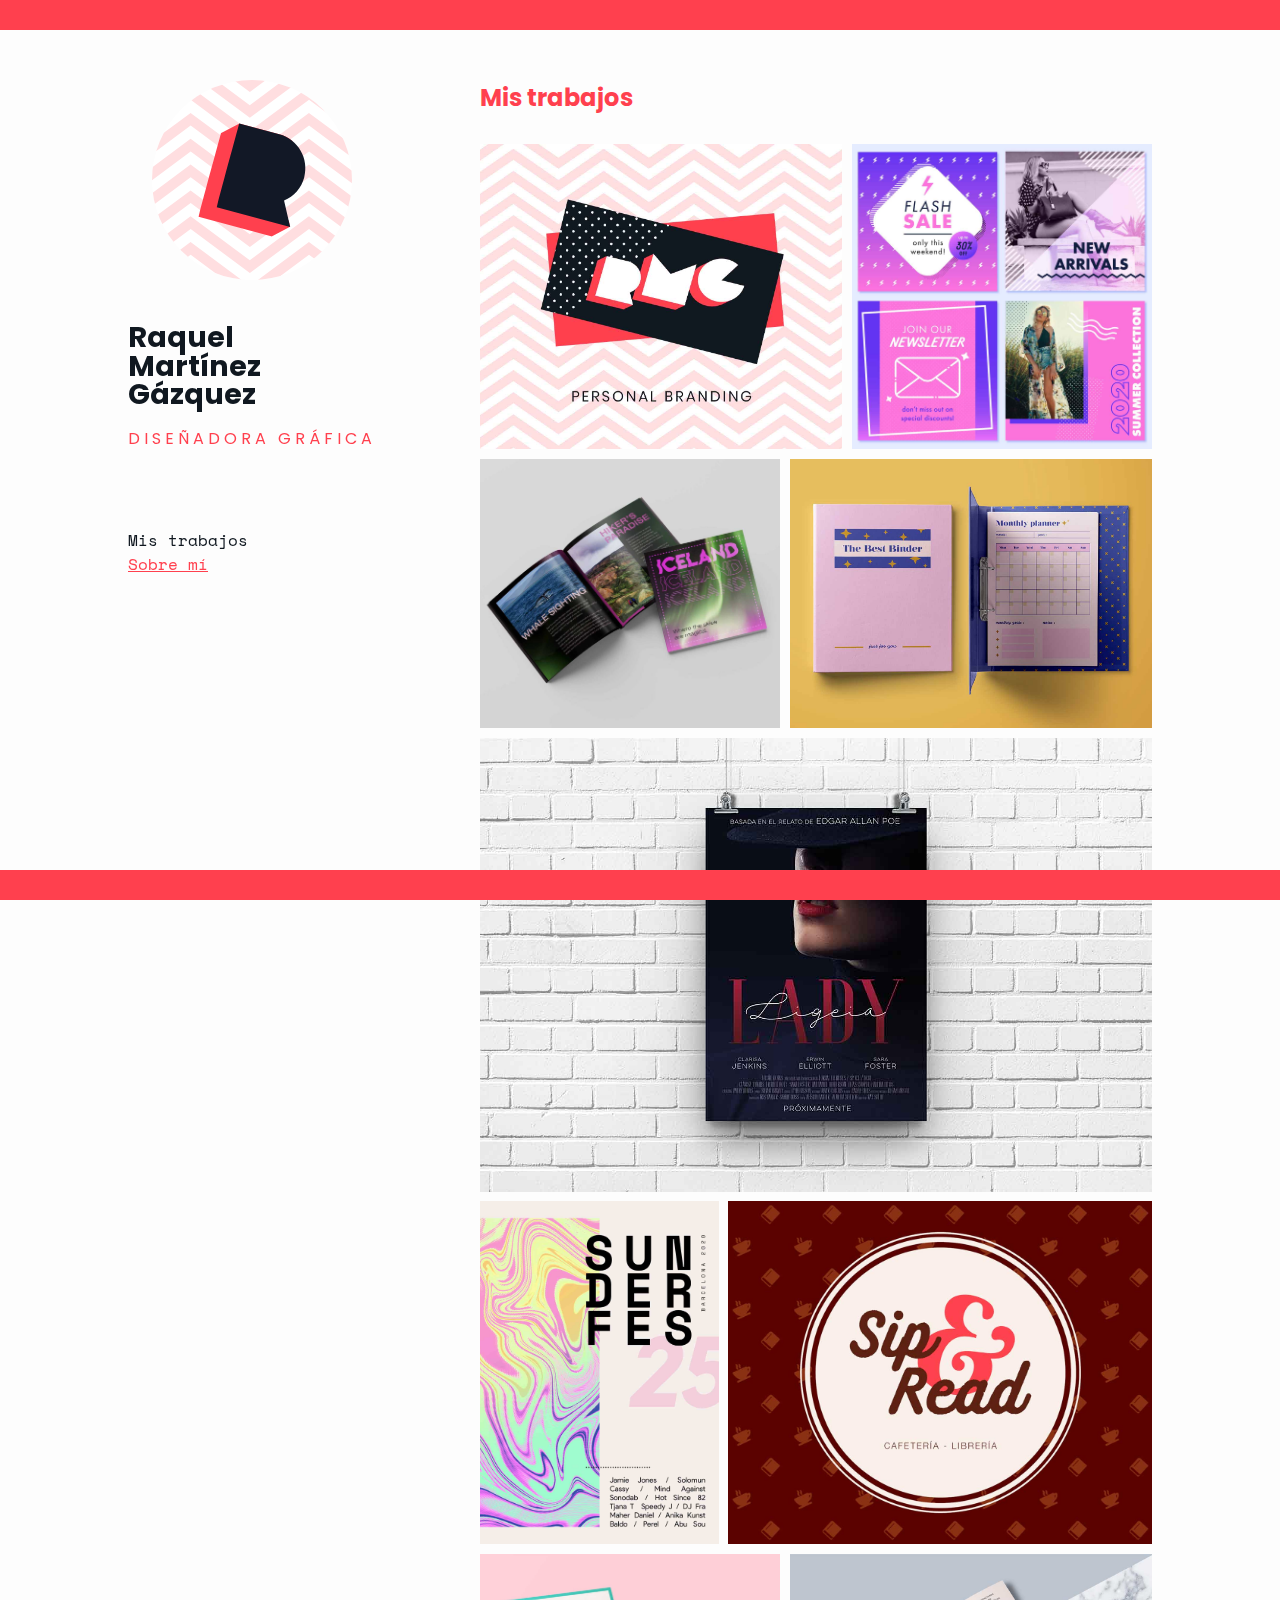
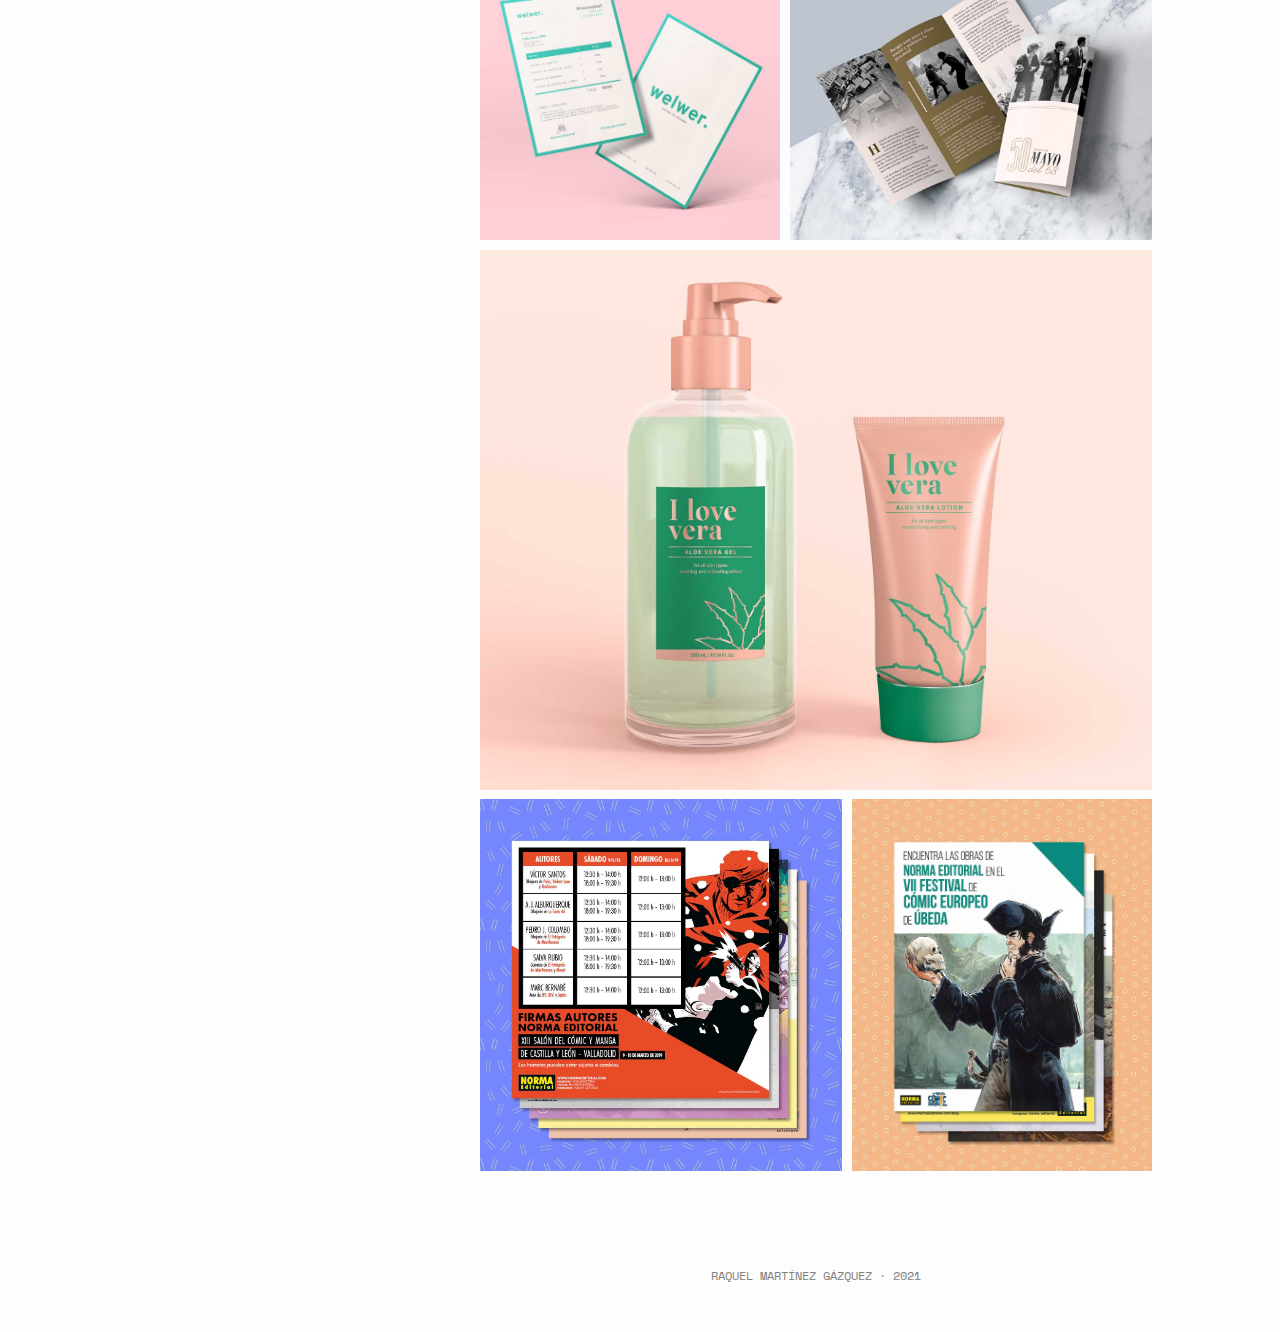
<file: index.html>
<!DOCTYPE html>
<html lang="es">

<head>
  <meta charset="UTF-8" />
  <meta name="viewport" content="width=device-width, initial-scale=1.0" />
  <title>Raquel Martínez Gázquez</title>
  <meta name="robots" content="noindex" />
  <meta name="theme-color" content="#ff404e" />
  <link rel="stylesheet" href="css/main.css" />
  <link href="https://fonts.googleapis.com/css2?family=Poppins:wght@400;700&family=Space+Mono&display=swap"
    rel="stylesheet" />
  <link rel="icon" type="image/png" sizes="32x32" href="img/favicon-32x32.png">
  <link rel="icon" type="image/png" sizes="16x16" href="img/favicon-16x16.png">

</head>

<body>

  <div class="red-bar--top"></div>

  <div class="container-wrapper">
    <div class="container">

      <!----- HEADER/SIDEBAR ----->

      <div class="header">
        <a href="index.html"><img class="header__icon" src="img/icon.svg" alt=""></a>
        <h1 class="header__title">Raquel Martínez Gázquez</h1>
        <h3 class="header__subtitle">Diseñadora gráfica</h3>
      </div>

      <nav class="nav">
        <ul class="nav__menu">
          <li class="nav__active">Mis trabajos</li>
          <a href="sobre-mi.html">
            <li>Sobre mí</li>
          </a>
        </ul>
      </nav>

      <!----- MAIN ----->

      <div class="main">
        <section>
          <h2 class="main__title">Mis trabajos</h2>

          <!----- GALLERY ----->

          <div class="gallery">

            <!----- GALLERY ITEM 1 ----->

            <figure class="gallery__item gallery__item--1">
              <img class="gallery__img" src="img/thumb/thumb-item1-1280w.jpg" alt="">
              <figcaption class="gallery__caption">Identidad personal</figcaption>
            </figure>

            <div class="gallery__modal">
              <img src="img/icon-close.svg" tabindex="0" alt="" class="gallery__modal__icon-close">

              <div class="gallery__modal__content">

                <div class="gallery__modal__text">
                  <h1>Identidad personal</h1>
                  <p>Uno de nuestros primeros trabajos en el CFGS para familiarizarnos con Illustrator fue diseñar
                    nuestra tarjeta de visita. Como me gustó el resultado de la mía, a la hora de crear mi identidad un
                    par de años más tarde decidí basarla en ella (tras hacer varias modificaciones al diseño que
                    presenté en su momento).</p>
                </div>

                <div class="gallery__modal__pics">
                  <a href="img/projects/item1-1-1136w.jpg" target="_blank"><img class="gallery__modal__img"
                      src="img/projects/item1-1-1136w.jpg" alt=""></a>
                  <a href="img/projects/item1-2-1136w.jpg" target="_blank"><img class="gallery__modal__img"
                      src="img/projects/item1-2-1136w.jpg" alt=""></a>
                  <a href="img/projects/item1-3-1136w.jpg" target="_blank"><img class="gallery__modal__img"
                      src="img/projects/item1-3-1136w.jpg" alt=""></a>
                  <a href="img/projects/item1-4-1136w.jpg" target="_blank"><img class="gallery__modal__img"
                      src="img/projects/item1-4-1136w.jpg" alt=""></a>
                  <a href="img/projects/item1-5-1136w.jpg" target="_blank"><img class="gallery__modal__img"
                      src="img/projects/item1-5-1136w.jpg" alt=""></a>
                  <a href="img/projects/item1-6-1136w.jpg" target="_blank"><img class="gallery__modal__img"
                      src="img/projects/item1-6-1136w.jpg" alt=""></a>
                  <a href="img/projects/item1-7-1136w.jpg" target="_blank"><img class="gallery__modal__img"
                      src="img/projects/item1-7-1136w.jpg" alt=""></a>
                </div>

              </div>
            </div>

            <!----- GALLERY ITEM 2 ----->

            <figure class="gallery__item gallery__item--2">
              <img class="gallery__img" src="img/thumb/thumb-item2-1280w.jpg" alt="">
              <figcaption class="gallery__caption">Gráficas RRSS</figcaption>
            </figure>

            <div class="gallery__modal">
              <img src="img/icon-close.svg" tabindex="0" alt="" class="gallery__modal__icon-close">

              <div class="gallery__modal__content">

                <div class="gallery__modal__text">
                  <h1>Gráficas RRSS</h1>
                  <p>Un set de gráficas para las RRSS de una marca ficticia de ropa.</p>
                </div>

                <div class="gallery__modal__pics">
                  <a href="img/projects/item2-1-1136w.jpg" target="_blank"><img class="gallery__modal__img"
                      src="img/projects/item2-1-1136w.jpg" alt=""></a>
                  <a href="img/projects/item2-2-1136w.jpg" target="_blank"><img class="gallery__modal__img"
                      src="img/projects/item2-2-1136w.jpg" alt=""></a>
                  <a href="img/projects/item2-3-1136w.jpg" target="_blank"><img class="gallery__modal__img"
                      src="img/projects/item2-3-1136w.jpg" alt=""></a>
                  <a href="img/projects/item2-4-1136w.jpg" target="_blank"><img class="gallery__modal__img"
                      src="img/projects/item2-4-1136w.jpg" alt=""></a>
                </div>

              </div>
            </div>

            <!----- GALLERY ITEM 3 ----->

            <figure class="gallery__item gallery__item--3">
              <img class="gallery__img" src="img/thumb/thumb-item3-1280w.jpg" alt="">
              <figcaption class="gallery__caption">Booklet Islandia</figcaption>
            </figure>

            <div class="gallery__modal">
              <img src="img/icon-close.svg" tabindex="0" alt="" class="gallery__modal__icon-close">

              <div class="gallery__modal__content">

                <div class="gallery__modal__text">
                  <h1>Booklet Islandia</h1>
                  <p>Proyecto escolar en el que teníamos que practicar el uso de retículas en maquetación.</p>
                </div>

                <div class="gallery__modal__pics">
                  <a href="img/projects/item3-1-1136w.jpg" target="_blank"><img class="gallery__modal__img"
                      src="img/projects/item3-1-1136w.jpg" alt=""></a>
                  <a href="img/projects/item3-2-1136w.jpg" target="_blank"><img class="gallery__modal__img"
                      src="img/projects/item3-2-1136w.jpg" alt=""></a>
                  <a href="img/projects/item3-3-1136w.jpg" target="_blank"><img class="gallery__modal__img"
                      src="img/projects/item3-3-1136w.jpg" alt=""></a>
                  <a href="img/projects/item3-4-1136w.jpg" target="_blank"><img class="gallery__modal__img"
                      src="img/projects/item3-4-1136w.jpg" alt=""></a>
                  <a href="img/projects/item3-5-1136w.jpg" target="_blank"><img class="gallery__modal__img"
                      src="img/projects/item3-5-1136w.jpg" alt=""></a>
                </div>

              </div>
            </div>

            <!----- GALLERY ITEM 4 ----->

            <figure class="gallery__item gallery__item--4">
              <img class="gallery__img" src="img/thumb/thumb-item4-1280w.jpg" alt="">
              <figcaption class="gallery__caption">The Best Binder</figcaption>
            </figure>

            <div class="gallery__modal">
              <img src="img/icon-close.svg" tabindex="0" alt="" class="gallery__modal__icon-close">

              <div class="gallery__modal__content">

                <div class="gallery__modal__text">
                  <h1>The Best Binder</h1>
                  <p>Diseño de una portada de binder, guardas y hoja interior con un planner mensual.</p>
                </div>

                <div class="gallery__modal__pics">
                  <a href="img/projects/item4-1-1136w.jpg" target="_blank"><img class="gallery__modal__img"
                      src="img/projects/item4-1-1136w.jpg" alt=""></a>
                  <a href="img/projects/item4-2-1136w.jpg" target="_blank"><img class="gallery__modal__img"
                      src="img/projects/item4-2-1136w.jpg" alt=""></a>
                  <a href="img/projects/item4-3-1136w.jpg" target="_blank"><img class="gallery__modal__img"
                      src="img/projects/item4-3-1136w.jpg" alt=""></a>
                  <a href="img/projects/item4-4-1136w.jpg" target="_blank"><img class="gallery__modal__img"
                      src="img/projects/item4-4-1136w.jpg" alt=""></a>
                </div>

              </div>
            </div>

            <!----- GALLERY ITEM 5 ----->

            <figure class="gallery__item gallery__item--5">
              <img class="gallery__img" src="img/thumb/thumb-item5-1280w.jpg" alt="">
              <figcaption class="gallery__caption">Cartel Lady Ligeia</figcaption>
            </figure>

            <div class="gallery__modal">
              <img src="img/icon-close.svg" tabindex="0" alt="" class="gallery__modal__icon-close">

              <div class="gallery__modal__content">

                <div class="gallery__modal__text">
                  <h1>Cartel Lady Ligeia</h1>
                  <p>Cartel para una película basada en la obra <em>Lady Ligeia</em> de Edgar Allan Poe. Proyecto
                    escolar.</p>
                </div>

                <div class="gallery__modal__pics">
                  <a href="img/projects/item5-1-1136w.jpg" target="_blank"><img class="gallery__modal__img"
                      src="img/projects/item5-1-1136w.jpg" alt=""></a>
                  <a href="img/projects/item5-2-1136w.jpg" target="_blank"><img class="gallery__modal__img"
                      src="img/projects/item5-2-1136w.jpg" alt=""></a>
                </div>

              </div>
            </div>

            <!----- GALLERY ITEM 6 ----->

            <figure class="gallery__item gallery__item--6">
              <img class="gallery__img" src="img/thumb/thumb-item6-1280w.jpg" alt="">
              <figcaption class="gallery__caption">Carteles varios</figcaption>
            </figure>

            <div class="gallery__modal">
              <img src="img/icon-close.svg" tabindex="0" alt="" class="gallery__modal__icon-close">

              <div class="gallery__modal__content">

                <div class="gallery__modal__text">
                  <h1>Carteles varios</h1>
                  <p>Tras aprender cómo hacer una textura de mármol líquido en Photoshop, quise hacer unos pocos
                    carteles poniéndolo en práctica.</p>
                </div>

                <div class="gallery__modal__pics">
                  <a href="img/projects/item6-1-1136w.jpg" target="_blank"><img class="gallery__modal__img"
                      src="img/projects/item6-1-1136w.jpg" alt=""></a>
                  <a href="img/projects/item6-2-1136w.jpg" target="_blank"><img class="gallery__modal__img"
                      src="img/projects/item6-2-1136w.jpg" alt=""></a>
                  <a href="img/projects/item6-3-1136w.jpg" target="_blank"><img class="gallery__modal__img"
                      src="img/projects/item6-3-1136w.jpg" alt=""></a>
                  <a href="img/projects/item6-4-1136w.jpg" target="_blank"><img class="gallery__modal__img"
                      src="img/projects/item6-4-1136w.jpg" alt=""></a>
                  <a href="img/projects/item6-5-1136w.jpg" target="_blank"><img class="gallery__modal__img"
                      src="img/projects/item6-5-1136w.jpg" alt=""></a>
                </div>

              </div>
            </div>

            <!----- GALLERY ITEM 7 ----->

            <figure class="gallery__item gallery__item--7">
              <img class="gallery__img" src="img/thumb/thumb-item7-1280w.jpg" alt="">
              <figcaption class="gallery__caption">Catálogo Sip&Read</figcaption>
            </figure>

            <div class="gallery__modal">
              <img src="img/icon-close.svg" tabindex="0" alt="" class="gallery__modal__icon-close">

              <div class="gallery__modal__content">

                <div class="gallery__modal__text">
                  <h1>Catálogo Sip&Read</h1>
                  <p>Proyecto escolar en el que teníamos que crear un PDF interactivo. El mío consistió en un catálogo
                    para una cafetería-librería inventada.</p>
                </div>

                <div class="gallery__modal__pics">
                  <a href="img/projects/item7-1-1136w.jpg" target="_blank"><img class="gallery__modal__img"
                      src="img/projects/item7-1-1136w.jpg" alt=""></a>
                  <a href="img/projects/item7-2-1136w.jpg" target="_blank"><img class="gallery__modal__img"
                      src="img/projects/item7-2-1136w.jpg" alt=""></a>
                  <a href="img/projects/item7-3-1136w.jpg" target="_blank"><img class="gallery__modal__img"
                      src="img/projects/item7-3-1136w.jpg" alt=""></a>
                  <a href="img/projects/item7-4-1136w.jpg" target="_blank"><img class="gallery__modal__img"
                      src="img/projects/item7-4-1136w.jpg" alt=""></a>
                  <a href="img/projects/item7-5-1136w.jpg" target="_blank"><img class="gallery__modal__img"
                      src="img/projects/item7-5-1136w.jpg" alt=""></a>
                  <a href="img/projects/item7-6-1136w.jpg" target="_blank"><img class="gallery__modal__img"
                      src="img/projects/item7-6-1136w.jpg" alt=""></a>
                  <a href="img/projects/item7-7-1136w.jpg" target="_blank"><img class="gallery__modal__img"
                      src="img/projects/item7-7-1136w.jpg" alt=""></a>
                  <a href="img/projects/item7-8-1136w.jpg" target="_blank"><img class="gallery__modal__img"
                      src="img/projects/item7-8-1136w.jpg" alt=""></a>
                  <a href="img/projects/item7-9-1136w.jpg" target="_blank"><img class="gallery__modal__img"
                      src="img/projects/item7-9-1136w.jpg" alt=""></a>
                  <a href="img/projects/item7-10-1136w.jpg" target="_blank"><img class="gallery__modal__img"
                      src="img/projects/item7-10-1136w.jpg" alt=""></a>
                  <a href="img/projects/item7-11-1136w.jpg" target="_blank"><img class="gallery__modal__img"
                      src="img/projects/item7-11-1136w.jpg" alt=""></a>
                </div>

              </div>
            </div>

            <!----- GALLERY ITEM 8 ----->

            <figure class="gallery__item gallery__item--8">
              <img class="gallery__img" src="img/thumb/thumb-item8-1280w.jpg" alt="">
              <figcaption class="gallery__caption">Hoja de presupuesto</figcaption>
            </figure>

            <div class="gallery__modal">
              <img src="img/icon-close.svg" tabindex="0" alt="" class="gallery__modal__icon-close">

              <div class="gallery__modal__content">

                <div class="gallery__modal__text">
                  <h1>Hoja de presupuesto</h1>
                  <p>Diseño para una hoja de presupuesto. Proyecto escolar.</p>
                </div>

                <div class="gallery__modal__pics">
                  <a href="img/projects/item8-1-1136w.jpg" target="_blank"><img class="gallery__modal__img"
                      src="img/projects/item8-1-1136w.jpg" alt=""></a>
                  <a href="img/projects/item8-2-1136w.jpg" target="_blank"><img class="gallery__modal__img"
                      src="img/projects/item8-2-1136w.jpg" alt=""></a>
                  <a href="img/projects/item8-3-1136w.jpg" target="_blank"><img class="gallery__modal__img"
                      src="img/projects/item8-3-1136w.jpg" alt=""></a>
                </div>

              </div>
            </div>

            <!----- GALLERY ITEM 9 ----->

            <figure class="gallery__item gallery__item--9">
              <img class="gallery__img" src="img/thumb/thumb-item9-1280w.jpg" alt="">
              <figcaption class="gallery__caption">Tríptico 50 años de Mayo del 68</figcaption>
            </figure>

            <div class="gallery__modal">
              <img src="img/icon-close.svg" tabindex="0" alt="" class="gallery__modal__icon-close">

              <div class="gallery__modal__content">

                <div class="gallery__modal__text">
                  <h1>Tríptico 50 años de mayo del 68</h1>
                  <p>Un tríptico para una exposición commemorativa del 50º aniversario del Mayo del 68. Proyecto
                    escolar.</p>
                </div>

                <div class="gallery__modal__pics">
                  <a href="img/projects/item9-1-1136w.jpg" target="_blank"><img class="gallery__modal__img"
                      src="img/projects/item9-1-1136w.jpg" alt=""></a>
                  <a href="img/projects/item9-2-1136w.jpg" target="_blank"><img class="gallery__modal__img"
                      src="img/projects/item9-2-1136w.jpg" alt=""></a>
                  <a href="img/projects/item9-3-1136w.jpg" target="_blank"><img class="gallery__modal__img"
                      src="img/projects/item9-3-1136w.jpg" alt=""></a>
                  <a href="img/projects/item9-4-1136w.jpg" target="_blank"><img class="gallery__modal__img"
                      src="img/projects/item9-4-1136w.jpg" alt=""></a>
                </div>

              </div>
            </div>

            <!----- GALLERY ITEM 13* ----->

            <figure class="gallery__item gallery__item--13">
              <img class="gallery__img" src="img/thumb/thumb-item13-1560w.jpg" alt="">
              <figcaption class="gallery__caption">Packaging I love vera</figcaption>
            </figure>

            <div class="gallery__modal">
              <img src="img/icon-close.svg" tabindex="0" alt="" class="gallery__modal__icon-close">

              <div class="gallery__modal__content">

                <div class="gallery__modal__text">
                  <h1>Packaging I love vera</h1>
                  <p>Diseño de packaging para un gel y crema de aloe vera. Proyecto personal.</p>
                </div>

                <div class="gallery__modal__pics">
                  <a href="img/projects/item13-1-1136w.jpg" target="_blank"><img class="gallery__modal__img"
                      src="img/projects/item13-1-1136w.jpg" alt=""></a>
                  <a href="img/projects/item13-2-1136w.jpg" target="_blank"><img class="gallery__modal__img"
                      src="img/projects/item13-2-1136w.jpg" alt=""></a>
                </div>

              </div>
            </div>

            <!----- GALLERY ITEM 10 ----->

            <figure class="gallery__item gallery__item--10">
              <img class="gallery__img" src="img/thumb/thumb-item10-1280w.jpg" alt="">
              <figcaption class="gallery__caption">Gráficas Norma Editorial</figcaption>
            </figure>

            <div class="gallery__modal">
              <img src="img/icon-close.svg" tabindex="0" alt="" class="gallery__modal__icon-close">

              <div class="gallery__modal__content">

                <div class="gallery__modal__text">
                  <h1>Gráficas Norma Editorial</h1>
                  <p>Recopilación de gráficas realizadas en Norma Editorial.</p>
                </div>

                <div class="gallery__modal__pics">
                  <a href="img/projects/item10-1-1136w.jpg" target="_blank"><img class="gallery__modal__img"
                      src="img/projects/item10-1-1136w.jpg" alt=""></a>
                  <a href="img/projects/item10-2-1136w.jpg" target="_blank"><img class="gallery__modal__img"
                      src="img/projects/item10-2-1136w.jpg" alt=""></a>
                  <a href="img/projects/item10-3-1136w.jpg" target="_blank"><img class="gallery__modal__img"
                      src="img/projects/item10-3-1136w.jpg" alt=""></a>
                  <a href="img/projects/item10-4-1136w.jpg" target="_blank"><img class="gallery__modal__img"
                      src="img/projects/item10-4-1136w.jpg" alt=""></a>
                  <a href="img/projects/item10-5-1136w.jpg" target="_blank"><img class="gallery__modal__img"
                      src="img/projects/item10-5-1136w.jpg" alt=""></a>
                  <a href="img/projects/item10-10-1136w.jpg" target="_blank"><img class="gallery__modal__img"
                      src="img/projects/item10-10-1136w.jpg" alt=""></a>
                  <a href="img/projects/item10-6-1136w.jpg" target="_blank"><img class="gallery__modal__img"
                      src="img/projects/item10-6-1136w.jpg" alt=""></a>
                  <a href="img/projects/item10-7-1136w.jpg" target="_blank"><img class="gallery__modal__img"
                      src="img/projects/item10-7-1136w.jpg" alt=""></a>
                  <a href="img/projects/item10-8-1136w.jpg" target="_blank"><img class="gallery__modal__img"
                      src="img/projects/item10-8-1136w.jpg" alt=""></a>
                  <a href="img/projects/item10-9-1136w.jpg" target="_blank"><img class="gallery__modal__img"
                      src="img/projects/item10-9-1136w.jpg" alt=""></a>
                </div>

              </div>
            </div>

            <!----- GALLERY ITEM 11 ----->

            <figure class="gallery__item gallery__item--11">
              <img class="gallery__img" src="img/thumb/thumb-item11-1280w.jpg" alt="">
              <figcaption class="gallery__caption">Carteles Norma Editorial</figcaption>
            </figure>

            <div class="gallery__modal">
              <img src="img/icon-close.svg" tabindex="0" alt="" class="gallery__modal__icon-close">

              <div class="gallery__modal__content">

                <div class="gallery__modal__text">
                  <h1>Carteles Norma Editorial</h1>
                  <p>Recopilación de carteles realizados en Norma Editorial.</p>
                </div>

                <div class="gallery__modal__pics">
                  <a href="img/projects/item11-1-1136w.jpg" target="_blank"><img class="gallery__modal__img"
                      src="img/projects/item11-1-1136w.jpg" alt=""></a>
                  <a href="img/projects/item11-2-1136w.jpg" target="_blank"><img class="gallery__modal__img"
                      src="img/projects/item11-2-1136w.jpg" alt=""></a>
                  <a href="img/projects/item11-3-1136w.jpg" target="_blank"><img class="gallery__modal__img"
                      src="img/projects/item11-3-1136w.jpg" alt=""></a>
                  <a href="img/projects/item11-4-1136w.jpg" target="_blank"><img class="gallery__modal__img"
                      src="img/projects/item11-4-1136w.jpg" alt=""></a>
                  <a href="img/projects/item11-5-1136w.jpg" target="_blank"><img class="gallery__modal__img"
                      src="img/projects/item11-5-1136w.jpg" alt=""></a>
                  <a href="img/projects/item11-6-1136w.jpg" target="_blank"><img class="gallery__modal__img"
                      src="img/projects/item11-6-1136w.jpg" alt=""></a>
                  <a href="img/projects/item11-7-1136w.jpg" target="_blank"><img class="gallery__modal__img"
                      src="img/projects/item11-7-1136w.jpg" alt=""></a>
                  <a href="img/projects/item11-8-1136w.jpg" target="_blank"><img class="gallery__modal__img"
                      src="img/projects/item11-8-1136w.jpg" alt=""></a>
                </div>

              </div>
            </div>
          </div>


        </section>
        <footer>Raquel Martínez Gázquez · 2021</footer>
      </div>

    </div>

  </div>

  </div>



  <div class="red-bar--bottom"></div>
  <script src="script.js"></script>
</body>

</html>
</file>
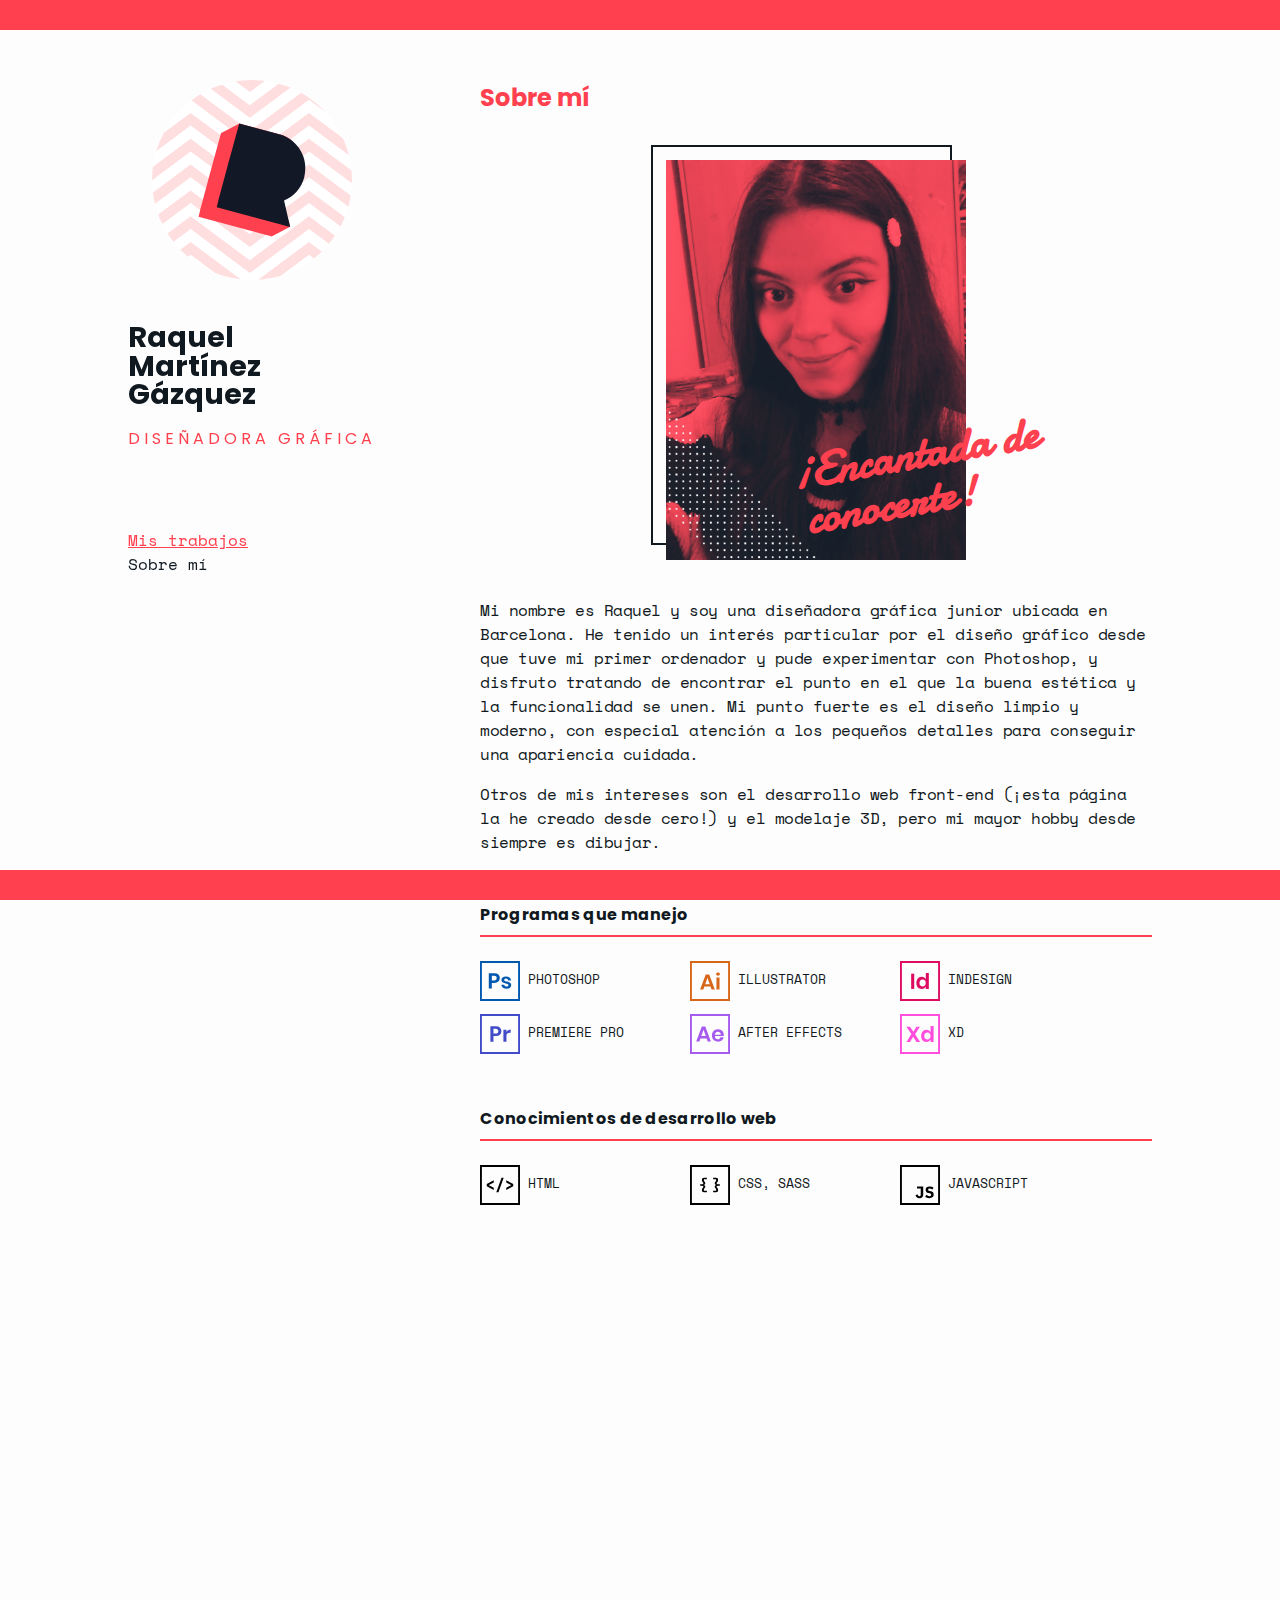
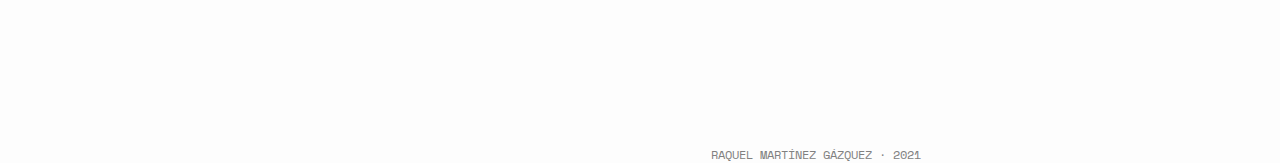
<file: sobre-mi.html>
<!DOCTYPE html>
<html lang="es">

<head>
  <meta charset="UTF-8" />
  <meta name="viewport" content="width=device-width, initial-scale=1.0" />
  <title>Raquel Martínez Gázquez</title>
  <meta name="robots" content="noindex" />
  <meta name="theme-color" content="#ff404e" />
  <link rel="stylesheet" href="css/main.css" />
  <link href="https://fonts.googleapis.com/css2?family=Poppins:wght@400;700&family=Space+Mono&display=swap"
    rel="stylesheet" />
  <link rel="preconnect" href="https://fonts.gstatic.com">
  <link href="https://fonts.googleapis.com/css2?family=Damion&display=swap" rel="stylesheet">
  <link rel="icon" type="image/png" sizes="32x32" href="img/favicon-32x32.png">
  <link rel="icon" type="image/png" sizes="16x16" href="img/favicon-16x16.png">
</head>

<body>

  <div class="red-bar--top"></div>

  <div class="container-wrapper">
    <div class="container">

      <!----- HEADER/SIDEBAR ----->

      <div class="header">
        <a href="index.html"><img class="header__icon" src="img/icon.svg" alt=""></a>
        <h1 class="header__title">Raquel Martínez Gázquez</h1>
        <h3 class="header__subtitle">Diseñadora gráfica</h3>
      </div>

      <nav class="nav">
        <ul class="nav__menu">
          <a href="index.html">
            <li>Mis trabajos</li>
          </a>
          <li class="nav__active">Sobre mí</li>
        </ul>
      </nav>

      <!----- MAIN ----->

      <div class="main">
        <section class="sobre-mi">
          <h2 class="main__title">Sobre mí</h2>

          <div class="sobre-mi__intro-wrapper">
            <div class="sobre-mi__intro">
              <img class="sobre-mi__img" src="img/foto.png" alt="">
            </div>
          </div>

          <p>Mi nombre es Raquel y soy una diseñadora gráfica junior ubicada en Barcelona. He tenido un
            interés particular por el diseño gráfico desde que tuve mi primer ordenador y pude experimentar con Photoshop, y disfruto tratando de encontrar el punto en el que la buena estética y la funcionalidad se unen. Mi punto fuerte es el diseño limpio y moderno, con especial atención a los pequeños detalles para conseguir una apariencia cuidada.
          </p>

          <p>
            Otros de mis intereses son el desarrollo web front-end (¡esta página la he
            creado desde cero!) y el modelaje 3D, pero mi mayor hobby desde siempre es
            dibujar.
          </p>

          <div class="skills">
            <h4>Programas que manejo</h4>
            <div class="skills__list">
              <ul>
                <li><img src="img/icons/PS.svg" alt=""> Photoshop</li>
                <li><img src="img/icons/AI.svg" alt=""> Illustrator</li>
                <li><img src="img/icons/ID.svg" alt=""> InDesign</li>
                <li><img src="img/icons/PR.svg" alt=""> Premiere Pro</li>
                <li><img src="img/icons/AE.svg" alt=""> After Effects</li>
                <li><img src="img/icons/XD.svg" alt=""> XD</li>
              </ul>
            </div>

            <h4>Conocimientos de desarrollo web</h4>
            <div class="skills__list">
              <ul>
                <li><img src="img/icons/HTML.svg" alt=""> HTML</li>
                <li><img src="img/icons/CSS.svg" alt=""> CSS, SASS</li>
                <li><img src="img/icons/JS.svg" alt=""> JavaScript</li>
              </ul>
            </div>
          </div>

        </section>

        <footer>Raquel Martínez Gázquez · 2021</footer>
      </div>

    </div>

  </div>

  </div>



  <div class="red-bar--bottom"></div>
  <script src="script.js"></script>
</body>

</html>
</file>
<file: css/main.css>
@charset "UTF-8";
* {
  margin: 0;
  padding: 0;
  -webkit-box-sizing: border-box;
          box-sizing: border-box;
}

::-moz-selection {
  background-color: #ff404dde;
  color: #fff;
}

::selection {
  background-color: #ff404dde;
  color: #fff;
}

body {
  background-color: #fdfdfd;
  font-family: "Space Mono", monospace;
  color: #101820;
}

.container-wrapper {
  width: 65%;
  margin: 0 auto;
}

@media screen and (max-width: 1500px) {
  .container-wrapper {
    width: 80%;
  }
}

@media screen and (max-width: 800px) {
  .container-wrapper {
    width: 100%;
  }
}

.container {
  display: -ms-grid;
  display: grid;
  width: 100%;
  -ms-grid-columns: minmax(250px, 15%) auto;
      grid-template-columns: minmax(250px, 15%) auto;
      grid-template-areas: "header main";
  grid-column-gap: 15%;
  margin-top: 5em;
}

@media screen and (max-width: 1500px) {
  .container {
    grid-column-gap: 10%;
  }
}

@media screen and (max-width: 800px) {
  .container {
    display: block;
    margin-top: 2em;
  }
}

.red-bar--top,
.red-bar--bottom {
  position: fixed;
  width: 100%;
  height: 30px;
  background-color: #ff404e;
  background-size: 1930px;
  z-index: 2000;
}

.red-bar--top {
  top: 0;
}

@media screen and (max-width: 800px) {
  .red-bar--top {
    z-index: -10;
    position: absolute;
    height: calc(150px / 2 + 2em);
    background-image: url(/img/bar-background-top.png);
    background-size: cover;
  }
}

@media screen and (max-width: 375px) {
  .red-bar--top {
    background-position-x: -70px;
  }
}

.red-bar--bottom {
  bottom: 0;
}

@media screen and (max-width: 800px) {
  .red-bar--bottom {
    display: none;
  }
}

h1,
h2,
h3,
h4 {
  font-family: "Poppins", sans-serif;
}

h1 {
  font-size: 1.8em;
  margin: 1em 0 .5em 0;
}

@media screen and (max-width: 600px) {
  h1 {
    margin: .5em 0 .2em 0;
  }
}

li {
  list-style-type: none;
  -webkit-margin-before: 0;
          margin-block-start: 0;
  -webkit-padding-start: 0;
          padding-inline-start: 0;
}

p {
  margin-bottom: 1em;
  letter-spacing: -.5px;
}

.header {
  -ms-grid-row: 1;
  -ms-grid-column: 1;
  grid-area: header;
  position: fixed;
  text-align: center;
}

@media screen and (max-width: 800px) {
  .header {
    position: static;
  }
}

.header__icon {
  max-width: 200px;
  margin-bottom: .5em;
}

@media screen and (max-width: 800px) {
  .header__icon {
    width: 150px;
  }
}

.header__title {
  line-height: 1em;
  max-width: 241px;
  margin-bottom: 0.6em;
}

@media screen and (max-width: 800px) {
  .header__title {
    max-width: none;
  }
}

.header__subtitle {
  color: #ff404e;
  text-transform: uppercase;
  font-weight: 400;
  font-size: 1em;
  letter-spacing: 0.25em;
  top: 20em;
}

@media screen and (max-width: 600px) {
  .header__subtitle {
    letter-spacing: 0.23em;
  }
}

.header__title,
nav {
  text-align: left;
}

@media screen and (max-width: 800px) {
  .header__title,
  nav {
    text-align: center;
    padding: 0 0.7em;
  }
}

.nav {
  display: block;
  position: fixed;
  top: 33em;
  -webkit-transition: .2s ease;
  transition: .2s ease;
}

@media screen and (max-width: 800px) {
  .nav {
    margin-top: 3em;
    padding-bottom: 1.2em;
    padding-top: 1em;
    position: -webkit-sticky;
    position: sticky;
    top: 0;
    z-index: 1000;
    background-color: #fdfdfd;
    -webkit-box-shadow: 0 4px 3px 0 rgba(255, 0, 0, 0.08);
            box-shadow: 0 4px 3px 0 rgba(255, 0, 0, 0.08);
  }
}

@media screen and (max-width: 600px) {
  .nav {
    margin-bottom: 2.5em;
  }
}

@media screen and (max-width: 800px) {
  .nav__menu {
    display: -webkit-box;
    display: -ms-flexbox;
    display: flex;
    -webkit-box-pack: space-evenly;
        -ms-flex-pack: space-evenly;
            justify-content: space-evenly;
  }
}

.nav__menu a {
  color: #ff404e;
}

@media screen and (max-width: 800px) {
  .nav__menu a {
    color: #101820;
    text-decoration: none;
  }
}

@media screen and (max-width: 800px) {
  .nav__active {
    color: #ff404e;
    position: relative;
  }
  .nav__active:before {
    content: "";
    position: absolute;
    top: 2.5em;
    left: 0;
    width: 100%;
    height: 3px;
    background-color: #ff404e;
  }
}

@media screen and (max-width: 800px) {
  .nav .scrolled {
    color: #fdfdfd;
  }
  .nav .scrolled:before {
    background-color: #fdfdfd;
  }
}

@media screen and (max-width: 800px) {
  .nav-scrolled {
    background-color: #ff404e;
  }
}

.header,
.nav {
  -webkit-animation: fade-in .3s ease-out backwards;
          animation: fade-in .3s ease-out backwards;
  -webkit-animation-delay: .2s;
          animation-delay: .2s;
}

.main {
  -ms-grid-row: 1;
  -ms-grid-column: 2;
  grid-area: main;
  -webkit-box-pack: center;
      -ms-flex-pack: center;
          justify-content: center;
  -webkit-animation: fade-in .3s ease-out backwards;
          animation: fade-in .3s ease-out backwards;
  -webkit-animation-delay: .3s;
          animation-delay: .3s;
}

@media screen and (max-width: 800px) {
  .main {
    padding: 5em 5em 1em 5em;
  }
}

@media screen and (max-width: 600px) {
  .main {
    padding: 1em;
  }
}

.main__title {
  color: #ff404e;
  font-size: 1.5em;
  margin-bottom: 1.2em;
}

.sobre-mi {
  height: 125%;
}

.sobre-mi__intro-wrapper {
  text-align: center;
  margin-bottom: 2em;
  position: relative;
}

.sobre-mi__intro {
  position: relative;
  display: inline-block;
  margin-top: 1em;
}

.sobre-mi__intro::after {
  content: "¡Encantada de conocerte!";
  font-family: "Damion", sans-serif;
  font-weight: 900;
  text-align: left;
  font-size: 2.9em;
  line-height: 1;
  position: absolute;
  width: 300px;
  top: 65%;
  left: 45%;
  color: #ff404e;
  z-index: 600;
  -webkit-transform: rotate(-10deg);
          transform: rotate(-10deg);
}

@media screen and (max-width: 600px) {
  .sobre-mi__intro::after {
    font-size: 2.5em;
    left: 25%;
    top: 69%;
    width: 205px;
  }
}

.sobre-mi__intro::before {
  content: "";
  width: 99%;
  height: 97.5%;
  border: 2px solid #101820;
  position: absolute;
  left: -15px;
  top: -15px;
  z-index: 400;
}

.sobre-mi__img {
  max-width: 300px;
  position: relative;
  z-index: 500;
}

@media screen and (max-width: 600px) {
  .sobre-mi__img {
    max-width: 200px;
  }
}

.skills {
  margin-top: 3em;
}

.skills img {
  width: 40px;
  vertical-align: middle;
}

.skills h4 {
  letter-spacing: .3px;
  border-bottom: 2px solid #ff404e;
  padding-bottom: .5em;
  margin-bottom: 1.5em;
}

.skills li {
  display: inline-block;
  margin-bottom: 1em;
  width: 200px;
  font-size: .8em;
  text-transform: uppercase;
}

@media screen and (max-width: 600px) {
  .skills li {
    width: 155px;
  }
}

.skills__list {
  margin-bottom: 2.5em;
}

footer {
  color: gray;
  font-size: .75em;
  text-transform: uppercase;
  text-align: center;
  margin-top: 6em;
  margin-bottom: 4em;
}

@media screen and (max-width: 800px) {
  footer {
    margin-bottom: 0;
  }
}

.gallery {
  display: -ms-grid;
  display: grid;
  -ms-grid-columns: (1fr)[11];
      grid-template-columns: repeat(11, 1fr);
  -ms-grid-rows: auto;
      grid-template-rows: auto;
  grid-gap: .6em;
  margin-bottom: 6em;
}

@media screen and (max-width: 1000px) {
  .gallery {
    display: block;
  }
}

.gallery__item {
  position: relative;
  overflow: hidden;
  cursor: pointer;
}

.gallery__item--1 {
  -ms-grid-column: span 6;
      grid-column-start: span 6;
}

.gallery__item--2 {
  -ms-grid-column: span 5;
      grid-column-start: span 5;
}

.gallery__item--3 {
  -ms-grid-column: span 5;
      grid-column-start: span 5;
}

.gallery__item--4 {
  -ms-grid-column: span 6;
      grid-column-start: span 6;
}

.gallery__item--5 {
  -ms-grid-column: span 11;
      grid-column-start: span 11;
}

.gallery__item--6 {
  -ms-grid-column: span 4;
      grid-column-start: span 4;
}

.gallery__item--7 {
  -ms-grid-column: span 7;
      grid-column-start: span 7;
}

.gallery__item--8 {
  -ms-grid-column: span 5;
      grid-column-start: span 5;
}

.gallery__item--9 {
  -ms-grid-column: span 6;
      grid-column-start: span 6;
}

.gallery__item--10 {
  -ms-grid-column: span 6;
      grid-column-start: span 6;
}

.gallery__item--11 {
  -ms-grid-column: span 5;
      grid-column-start: span 5;
}

.gallery__item--12 {
  -ms-grid-column: span 5;
      grid-column-start: span 5;
}

.gallery__item--13 {
  -ms-grid-column: span 11;
      grid-column-start: span 11;
}

.gallery__img {
  width: 100%;
  height: 100%;
  -o-object-fit: cover;
     object-fit: cover;
}

.gallery__caption {
  background-color: #ff404dde;
  position: absolute;
  width: 100%;
  padding: 1em;
  bottom: -20%;
  color: #fff;
  -webkit-transition: .2s ease;
  transition: .2s ease;
  opacity: 0;
}

@media screen and (max-width: 1000px) {
  .gallery__caption {
    opacity: 1;
    position: relative;
    top: -7px;
    margin-bottom: 1em;
    background-color: #ff404e;
  }
}

.gallery .gallery__item:hover .gallery__caption {
  opacity: 1;
  bottom: 0;
}

.gallery__modal {
  background-color: #fdfdfd;
  display: none;
  position: fixed;
  z-index: 1000;
  top: 0;
  left: 0;
  width: 100%;
  height: 100%;
  padding-bottom: 4em;
  overflow-y: scroll;
}

@media screen and (max-width: 600px) {
  .gallery__modal:after {
    content: "";
    background-color: #fdfdfde5;
    position: fixed;
    height: 2.2em;
    width: 2.2em;
    top: 1.2em;
    right: 1.2em;
    border-radius: 100%;
  }
}

.gallery__modal__content {
  max-width: 1100px;
  margin: 0 auto;
  padding: 4em 0 2em 0;
  -webkit-animation: fade-in-slide-up 0.2s ease-out;
          animation: fade-in-slide-up 0.2s ease-out;
}

@media screen and (max-width: 800px) {
  .gallery__modal__content {
    max-width: none;
    padding: 2em 3em 2em 3em;
  }
}

@media screen and (max-width: 600px) {
  .gallery__modal__content {
    padding: 2em 1em 4em 1em;
  }
}

.gallery__modal__text {
  max-width: 700px;
  margin: 0 auto;
  margin-bottom: 3em;
}

@media screen and (max-width: 800px) {
  .gallery__modal__text {
    margin-bottom: 2em;
  }
}

.gallery__modal__pics {
  text-align: center;
}

.gallery__modal__img {
  width: 51%;
  min-width: 450px;
  margin-bottom: .7em;
  -webkit-box-shadow: 5px 5px 5px -5px #00000045;
          box-shadow: 5px 5px 5px -5px #00000045;
}

@media screen and (max-width: 600px) {
  .gallery__modal__img {
    width: 100%;
    min-width: 0;
  }
}

.gallery__modal__icon-close {
  position: fixed;
  height: 4em;
  top: 3em;
  right: 2em;
  cursor: pointer;
  z-index: 20;
}

@media screen and (max-width: 800px) {
  .gallery__modal__icon-close {
    height: 2.2em;
    top: 1.2em;
    right: 1.2em;
  }
}

.is-open {
  display: block;
}

@-webkit-keyframes fade-in {
  0% {
    opacity: 0;
  }
  100% {
    opacity: 1;
  }
}

@keyframes fade-in {
  0% {
    opacity: 0;
  }
  100% {
    opacity: 1;
  }
}

@-webkit-keyframes fade-in-slide-up {
  0% {
    opacity: 0;
    -webkit-transform: translateY(15px);
            transform: translateY(15px);
  }
  100% {
    opacity: 1;
    -webkit-transform: translateY(0);
            transform: translateY(0);
  }
}

@keyframes fade-in-slide-up {
  0% {
    opacity: 0;
    -webkit-transform: translateY(15px);
            transform: translateY(15px);
  }
  100% {
    opacity: 1;
    -webkit-transform: translateY(0);
            transform: translateY(0);
  }
}

@-webkit-keyframes fade-out-slide-down {
  0% {
    opacity: 1;
    -webkit-transform: translateY(0px);
            transform: translateY(0px);
  }
  100% {
    opacity: 0;
    -webkit-transform: translateY(15px);
            transform: translateY(15px);
  }
}

@keyframes fade-out-slide-down {
  0% {
    opacity: 1;
    -webkit-transform: translateY(0px);
            transform: translateY(0px);
  }
  100% {
    opacity: 0;
    -webkit-transform: translateY(15px);
            transform: translateY(15px);
  }
}
/*# sourceMappingURL=main.css.map */
</file>
